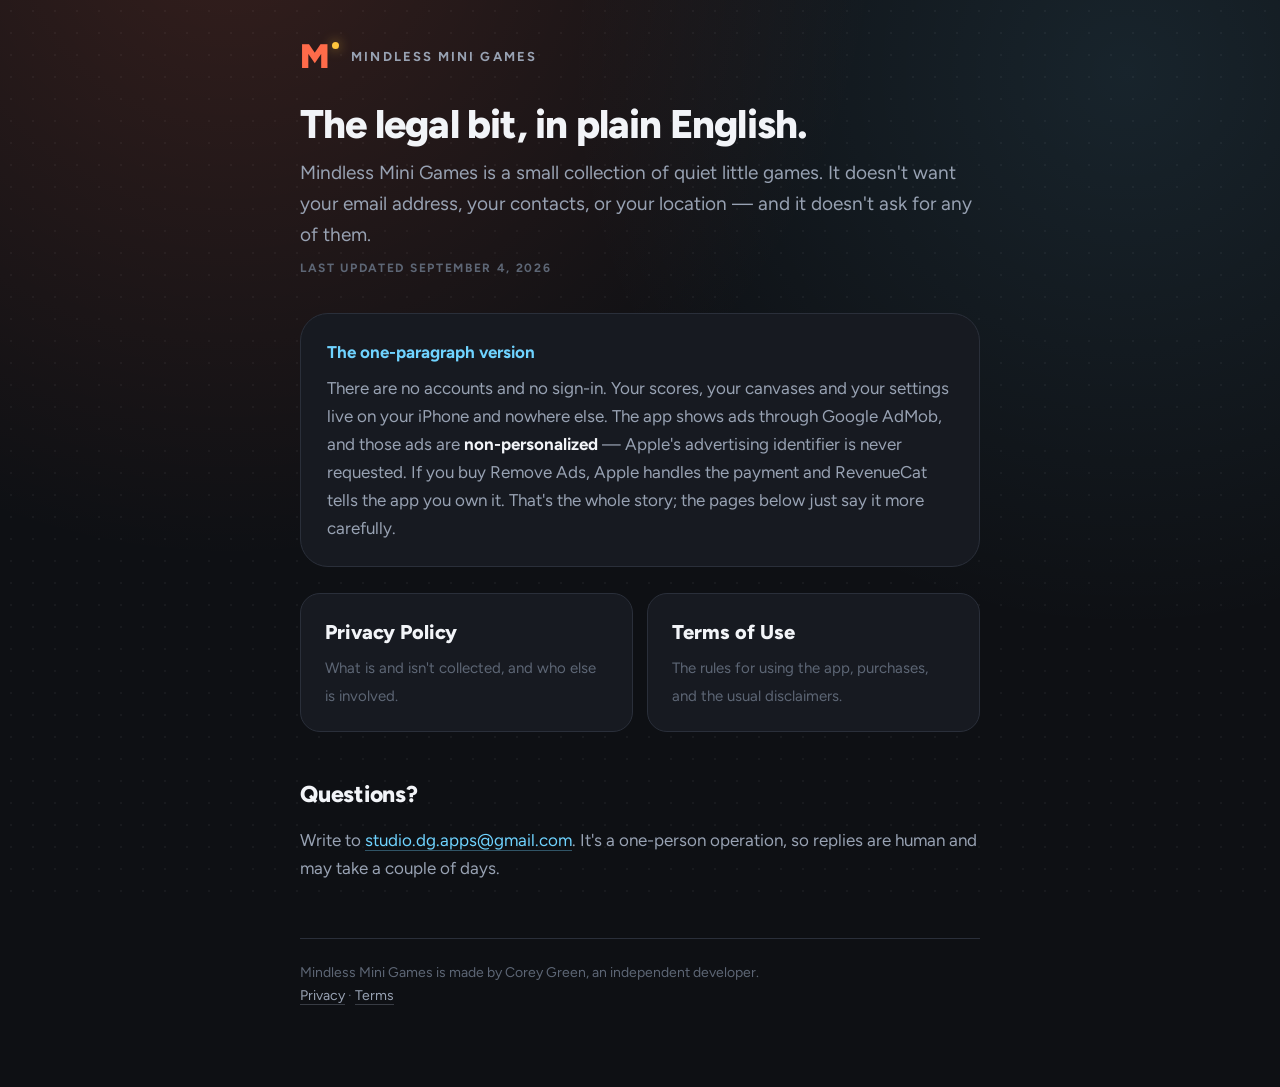
<file: index.html>
<!doctype html>
<html lang="en">
<head>
<meta charset="utf-8">
<meta name="viewport" content="width=device-width, initial-scale=1">
<title>Mindless Mini Games — Legal</title>
<meta name="description" content="Privacy Policy and Terms of Use for the Mindless Mini Games iOS app.">
<link rel="preconnect" href="https://fonts.googleapis.com">
<link rel="preconnect" href="https://fonts.gstatic.com" crossorigin>
<link href="https://fonts.googleapis.com/css2?family=Figtree:wght@400;600;700;800;900&display=swap" rel="stylesheet">
<link rel="stylesheet" href="style.css">
</head>
<body>
<div class="wrap">

  <header class="mast">
    <span class="mark">M</span>
    <span class="name">Mindless Mini Games</span>
  </header>

  <h1>The legal bit, in plain English.</h1>
  <p class="lede">Mindless Mini Games is a small collection of quiet little games. It doesn't want your email address, your contacts, or your location — and it doesn't ask for any of them.</p>
  <p class="stamp">Last updated September 4, 2026</p>

  <div class="card">
    <h3>The one-paragraph version</h3>
    <p>There are no accounts and no sign-in. Your scores, your canvases and your settings live on your iPhone and nowhere else. The app shows ads through Google AdMob, and those ads are <strong>non-personalized</strong> — Apple's advertising identifier is never requested. If you buy Remove Ads, Apple handles the payment and RevenueCat tells the app you own it. That's the whole story; the pages below just say it more carefully.</p>
  </div>

  <div class="tiles">
    <a class="tile" href="privacy.html">
      <span class="t">Privacy Policy</span>
      <span class="d">What is and isn't collected, and who else is involved.</span>
    </a>
    <a class="tile" href="terms.html">
      <span class="t">Terms of Use</span>
      <span class="d">The rules for using the app, purchases, and the usual disclaimers.</span>
    </a>
  </div>

  <h2>Questions?</h2>
  <p>Write to <a href="mailto:studio.dg.apps@gmail.com">studio.dg.apps@gmail.com</a>. It's a one-person operation, so replies are human and may take a couple of days.</p>

  <footer>
    Mindless Mini Games is made by Corey Green, an independent developer.<br>
    <a href="privacy.html">Privacy</a> · <a href="terms.html">Terms</a>
  </footer>

</div>
</body>
</html>
</file>
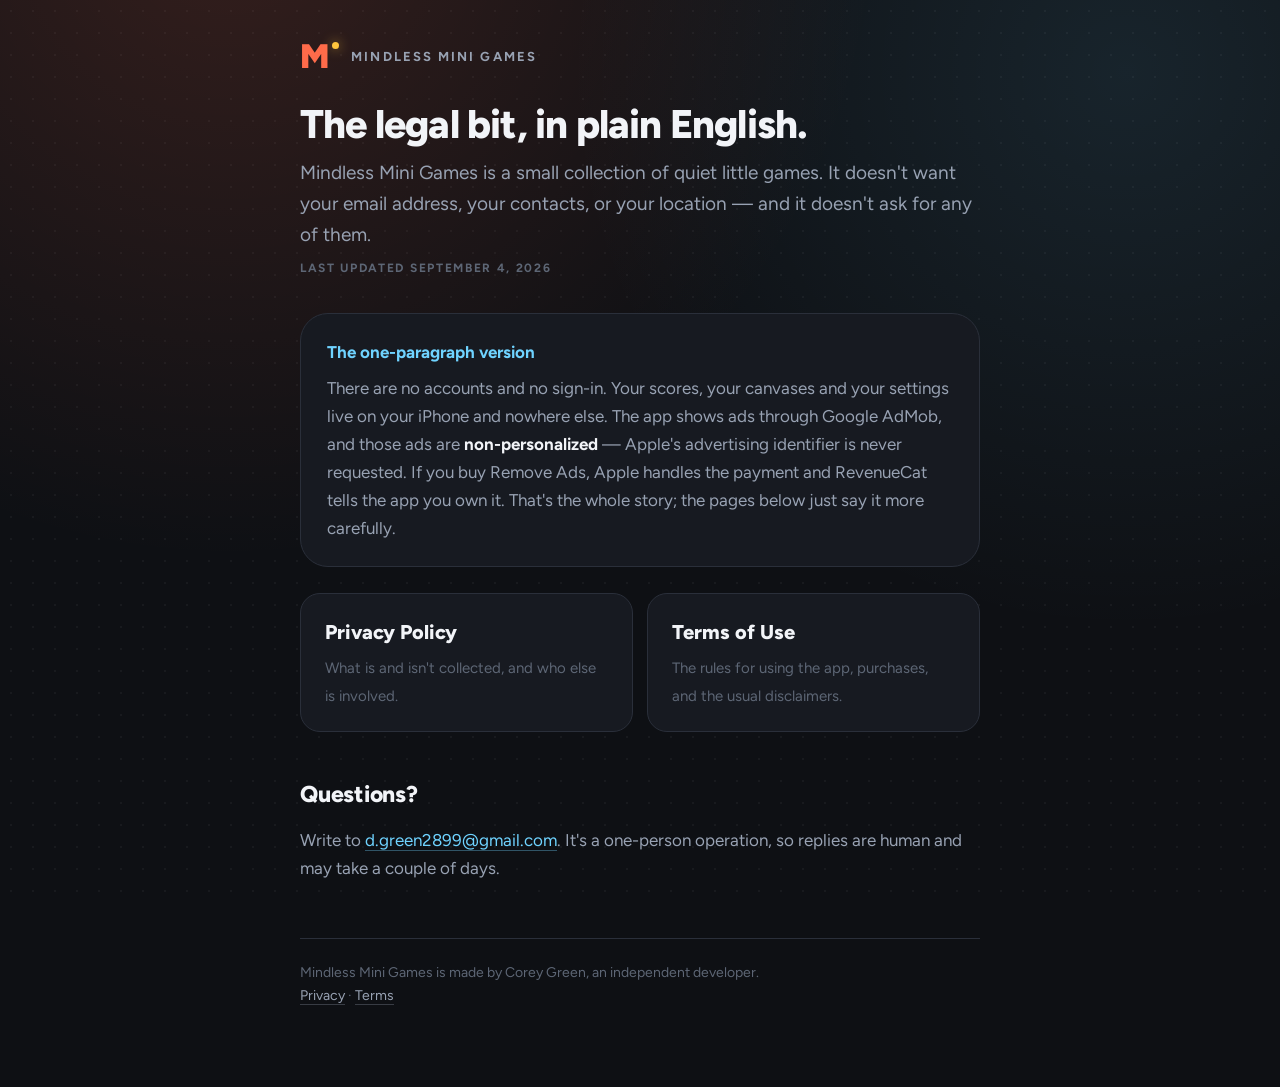
<file: index_3.html>
<!doctype html>
<html lang="en">
<head>
<meta charset="utf-8">
<meta name="viewport" content="width=device-width, initial-scale=1">
<title>Mindless Mini Games — Legal</title>
<meta name="description" content="Privacy Policy and Terms of Use for the Mindless Mini Games iOS app.">
<link rel="preconnect" href="https://fonts.googleapis.com">
<link rel="preconnect" href="https://fonts.gstatic.com" crossorigin>
<link href="https://fonts.googleapis.com/css2?family=Figtree:wght@400;600;700;800;900&display=swap" rel="stylesheet">
<link rel="stylesheet" href="style.css">
</head>
<body>
<div class="wrap">

  <header class="mast">
    <span class="mark">M</span>
    <span class="name">Mindless Mini Games</span>
  </header>

  <h1>The legal bit, in plain English.</h1>
  <p class="lede">Mindless Mini Games is a small collection of quiet little games. It doesn't want your email address, your contacts, or your location — and it doesn't ask for any of them.</p>
  <p class="stamp">Last updated September 4, 2026</p>

  <div class="card">
    <h3>The one-paragraph version</h3>
    <p>There are no accounts and no sign-in. Your scores, your canvases and your settings live on your iPhone and nowhere else. The app shows ads through Google AdMob, and those ads are <strong>non-personalized</strong> — Apple's advertising identifier is never requested. If you buy Remove Ads, Apple handles the payment and RevenueCat tells the app you own it. That's the whole story; the pages below just say it more carefully.</p>
  </div>

  <div class="tiles">
    <a class="tile" href="privacy.html">
      <span class="t">Privacy Policy</span>
      <span class="d">What is and isn't collected, and who else is involved.</span>
    </a>
    <a class="tile" href="terms.html">
      <span class="t">Terms of Use</span>
      <span class="d">The rules for using the app, purchases, and the usual disclaimers.</span>
    </a>
  </div>

  <h2>Questions?</h2>
  <p>Write to <a href="mailto:d.green2899@gmail.com">d.green2899@gmail.com</a>. It's a one-person operation, so replies are human and may take a couple of days.</p>

  <footer>
    Mindless Mini Games is made by Corey Green, an independent developer.<br>
    <a href="privacy.html">Privacy</a> · <a href="terms.html">Terms</a>
  </footer>

</div>
</body>
</html>
</file>
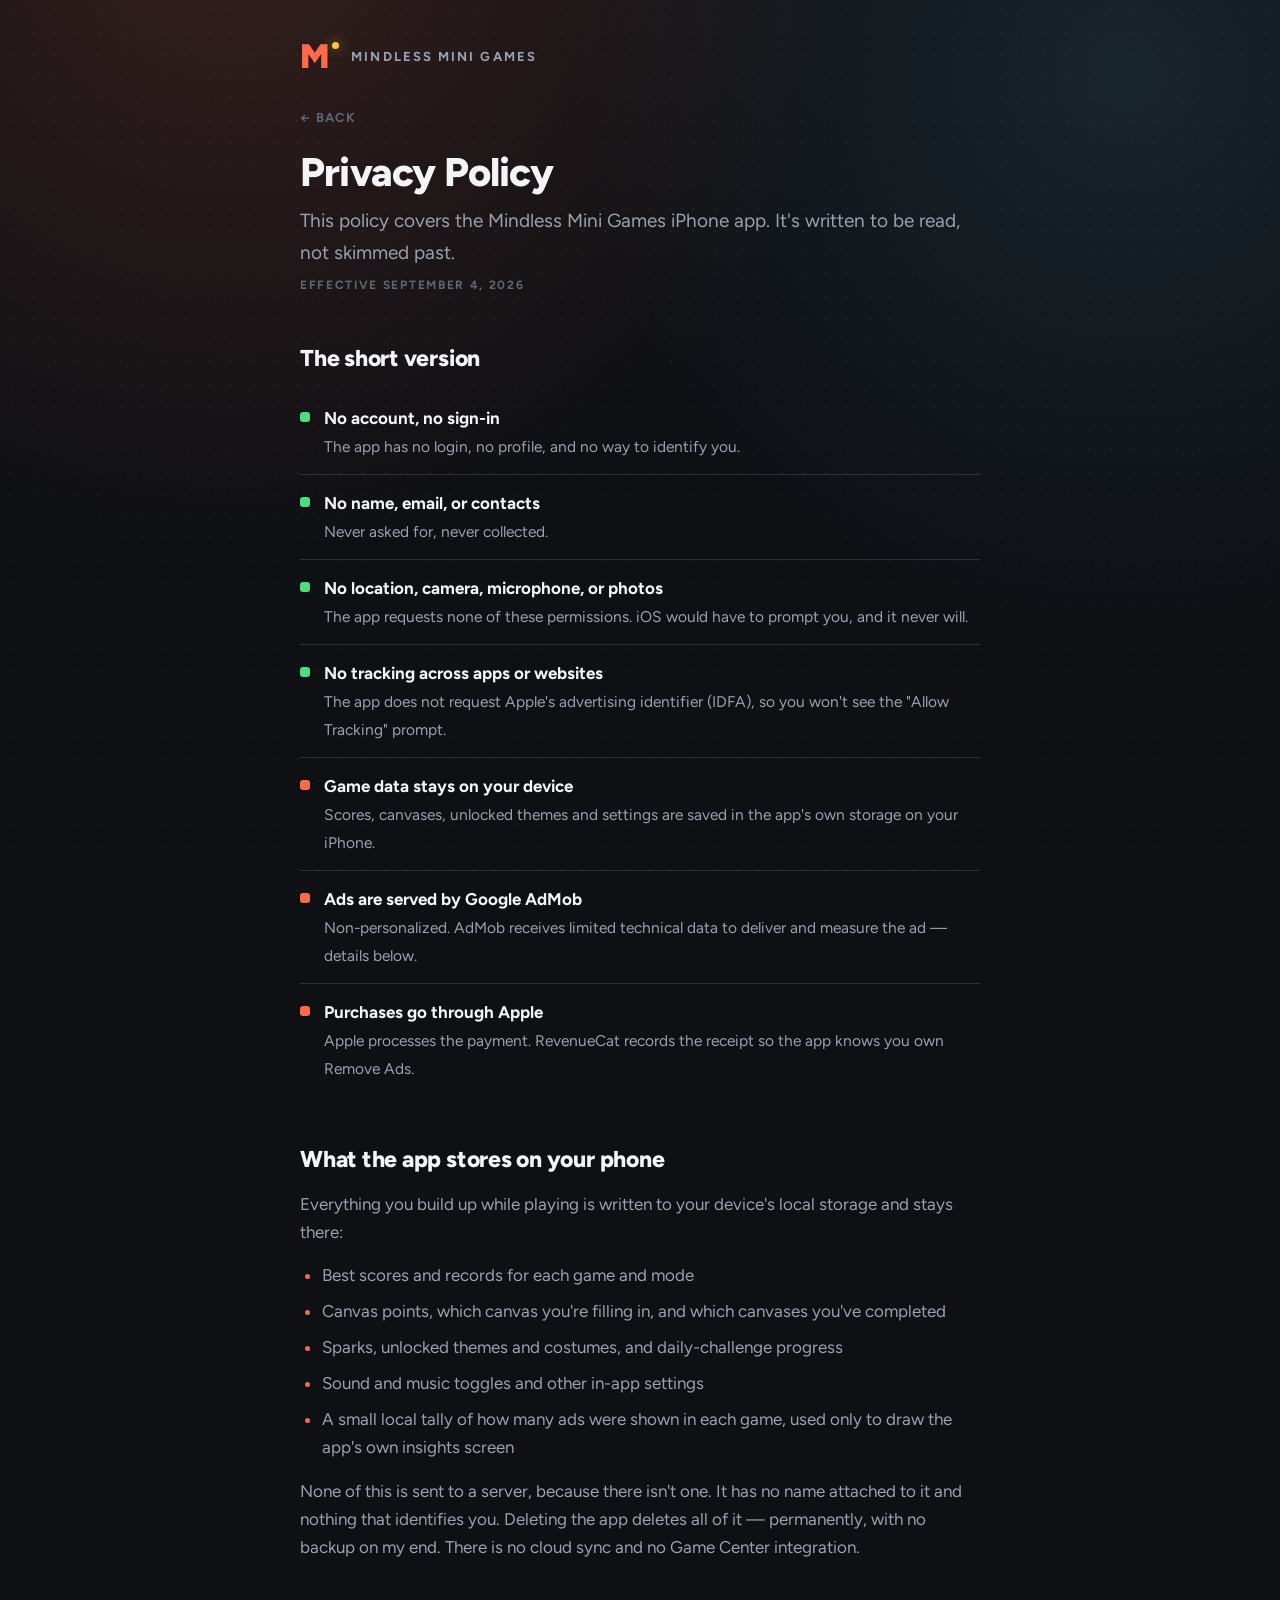
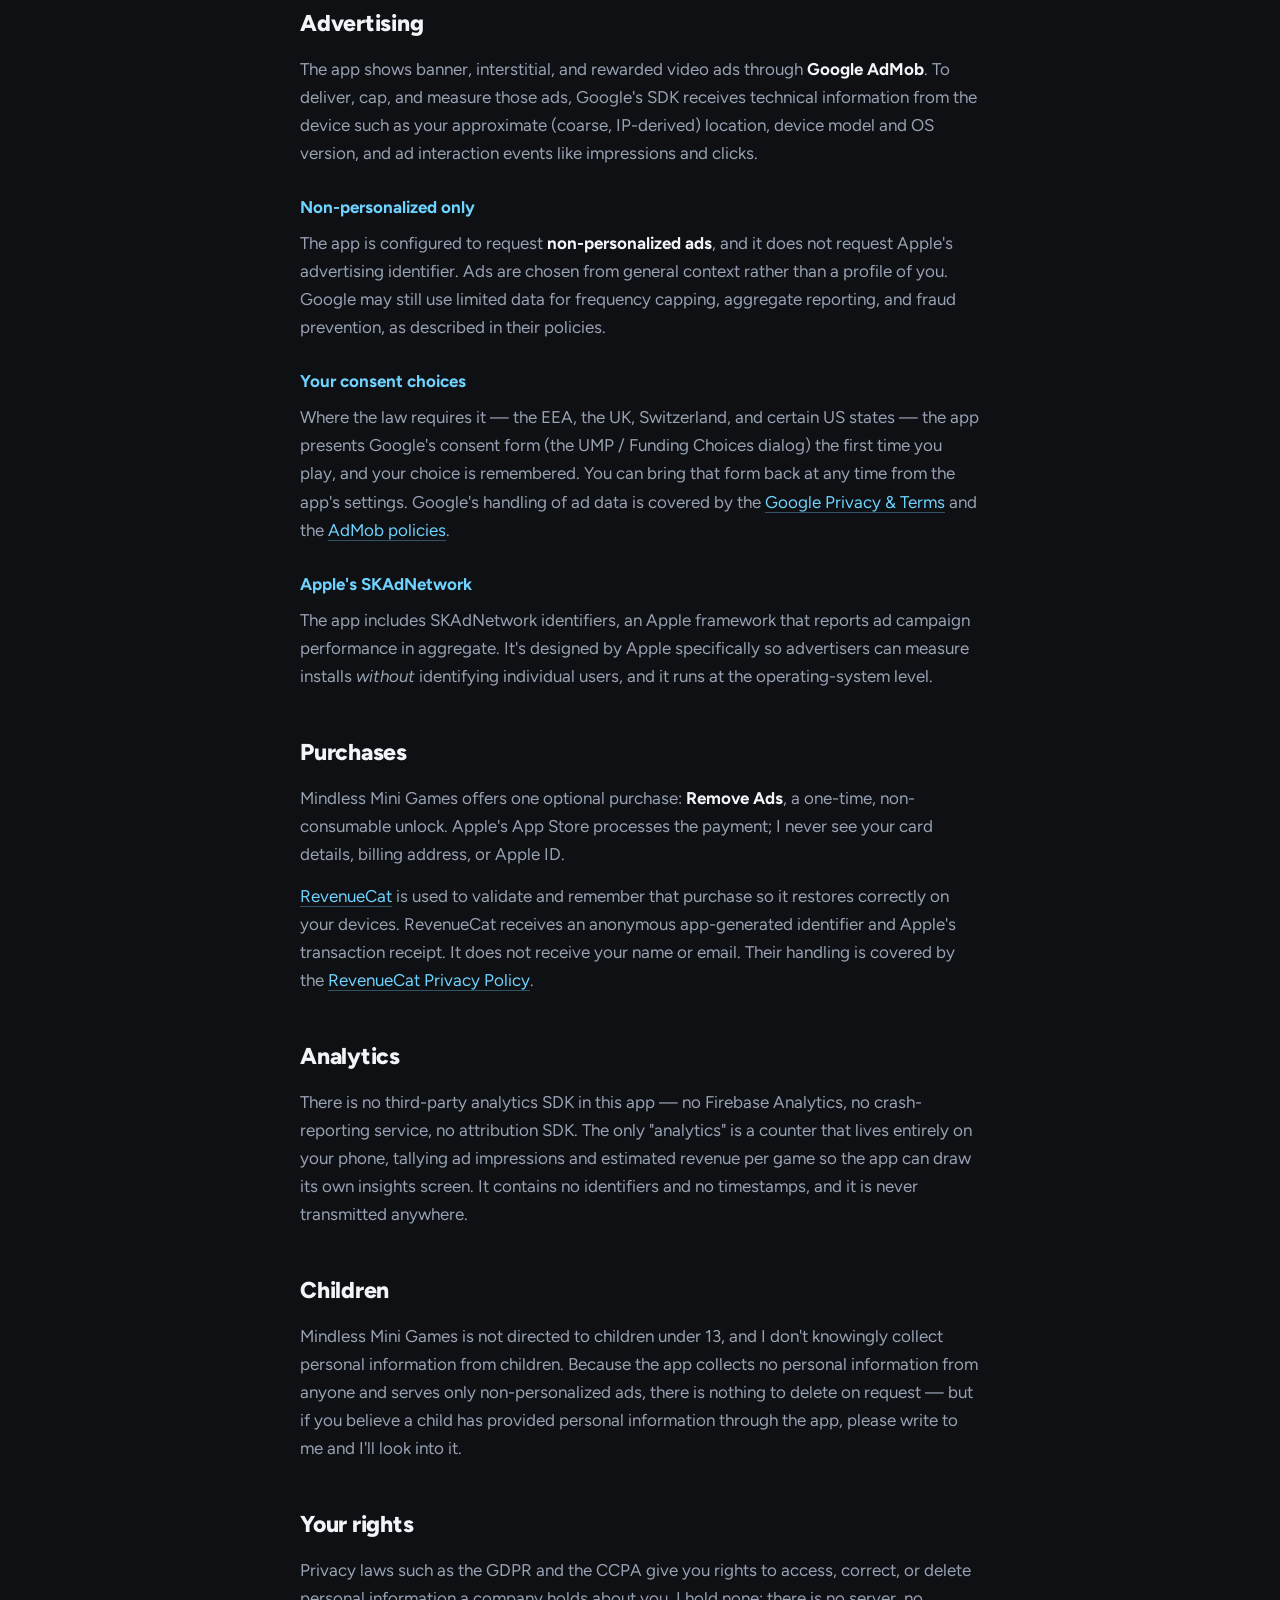
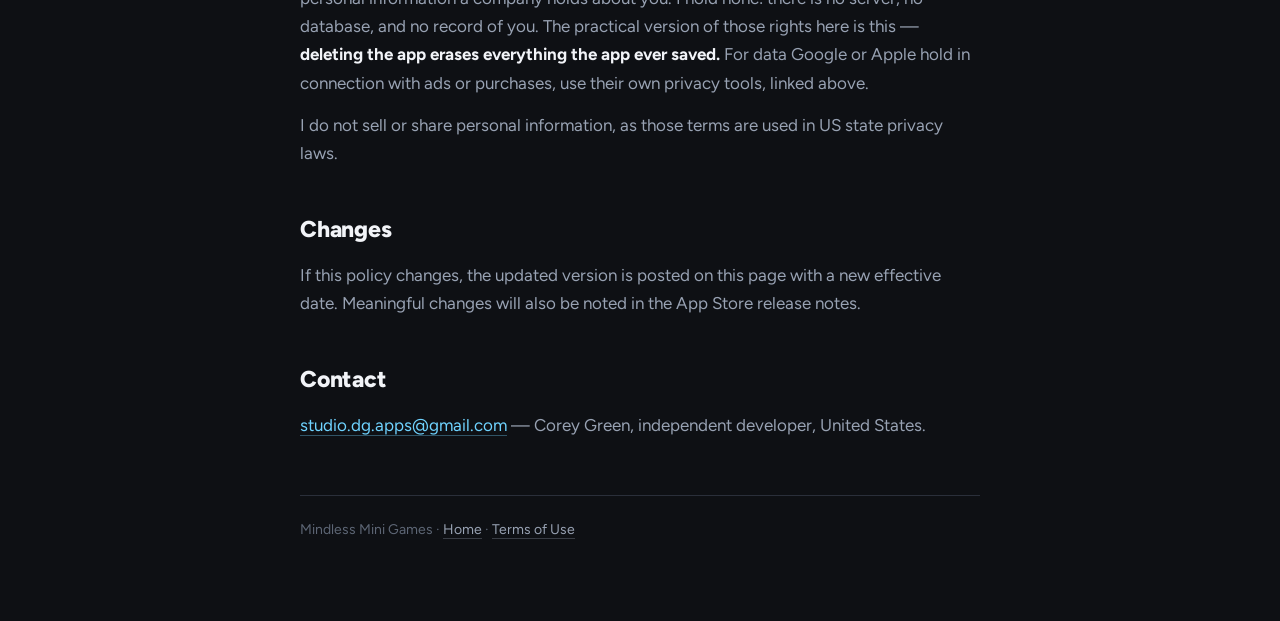
<file: privacy.html>
<!doctype html>
<html lang="en">
<head>
<meta charset="utf-8">
<meta name="viewport" content="width=device-width, initial-scale=1">
<title>Privacy Policy — Mindless Mini Games</title>
<meta name="description" content="Privacy Policy for the Mindless Mini Games iOS app.">
<link rel="preconnect" href="https://fonts.googleapis.com">
<link rel="preconnect" href="https://fonts.gstatic.com" crossorigin>
<link href="https://fonts.googleapis.com/css2?family=Figtree:wght@400;600;700;800;900&display=swap" rel="stylesheet">
<link rel="stylesheet" href="style.css">
</head>
<body>
<div class="wrap">

  <header class="mast">
    <span class="mark">M</span>
    <span class="name">Mindless Mini Games</span>
  </header>

  <a class="backlink" href="index.html">← Back</a>

  <h1>Privacy Policy</h1>
  <p class="lede">This policy covers the Mindless Mini Games iPhone app. It's written to be read, not skimmed past.</p>
  <p class="stamp">Effective September 4, 2026</p>

  <h2>The short version</h2>

  <div class="facts">
    <div class="fact"><span class="dot no"></span><span><span class="k">No account, no sign-in</span><span class="v">The app has no login, no profile, and no way to identify you.</span></span></div>
    <div class="fact"><span class="dot no"></span><span><span class="k">No name, email, or contacts</span><span class="v">Never asked for, never collected.</span></span></div>
    <div class="fact"><span class="dot no"></span><span><span class="k">No location, camera, microphone, or photos</span><span class="v">The app requests none of these permissions. iOS would have to prompt you, and it never will.</span></span></div>
    <div class="fact"><span class="dot no"></span><span><span class="k">No tracking across apps or websites</span><span class="v">The app does not request Apple's advertising identifier (IDFA), so you won't see the "Allow Tracking" prompt.</span></span></div>
    <div class="fact"><span class="dot yes"></span><span><span class="k">Game data stays on your device</span><span class="v">Scores, canvases, unlocked themes and settings are saved in the app's own storage on your iPhone.</span></span></div>
    <div class="fact"><span class="dot yes"></span><span><span class="k">Ads are served by Google AdMob</span><span class="v">Non-personalized. AdMob receives limited technical data to deliver and measure the ad — details below.</span></span></div>
    <div class="fact"><span class="dot yes"></span><span><span class="k">Purchases go through Apple</span><span class="v">Apple processes the payment. RevenueCat records the receipt so the app knows you own Remove Ads.</span></span></div>
  </div>

  <h2>What the app stores on your phone</h2>
  <p>Everything you build up while playing is written to your device's local storage and stays there:</p>
  <ul>
    <li>Best scores and records for each game and mode</li>
    <li>Canvas points, which canvas you're filling in, and which canvases you've completed</li>
    <li>Sparks, unlocked themes and costumes, and daily-challenge progress</li>
    <li>Sound and music toggles and other in-app settings</li>
    <li>A small local tally of how many ads were shown in each game, used only to draw the app's own insights screen</li>
  </ul>
  <p>None of this is sent to a server, because there isn't one. It has no name attached to it and nothing that identifies you. Deleting the app deletes all of it — permanently, with no backup on my end. There is no cloud sync and no Game Center integration.</p>

  <h2>Advertising</h2>
  <p>The app shows banner, interstitial, and rewarded video ads through <strong>Google AdMob</strong>. To deliver, cap, and measure those ads, Google's SDK receives technical information from the device such as your approximate (coarse, IP-derived) location, device model and OS version, and ad interaction events like impressions and clicks.</p>

  <h3>Non-personalized only</h3>
  <p>The app is configured to request <strong>non-personalized ads</strong>, and it does not request Apple's advertising identifier. Ads are chosen from general context rather than a profile of you. Google may still use limited data for frequency capping, aggregate reporting, and fraud prevention, as described in their policies.</p>

  <h3>Your consent choices</h3>
  <p>Where the law requires it — the EEA, the UK, Switzerland, and certain US states — the app presents Google's consent form (the UMP / Funding Choices dialog) the first time you play, and your choice is remembered. You can bring that form back at any time from the app's settings. Google's handling of ad data is covered by the <a href="https://policies.google.com/technologies/partner-sites" target="_blank" rel="noopener">Google Privacy &amp; Terms</a> and the <a href="https://support.google.com/admob/answer/6128543" target="_blank" rel="noopener">AdMob policies</a>.</p>

  <h3>Apple's SKAdNetwork</h3>
  <p>The app includes SKAdNetwork identifiers, an Apple framework that reports ad campaign performance in aggregate. It's designed by Apple specifically so advertisers can measure installs <em>without</em> identifying individual users, and it runs at the operating-system level.</p>

  <h2>Purchases</h2>
  <p>Mindless Mini Games offers one optional purchase: <strong>Remove Ads</strong>, a one-time, non-consumable unlock. Apple's App Store processes the payment; I never see your card details, billing address, or Apple ID.</p>
  <p><a href="https://www.revenuecat.com/" target="_blank" rel="noopener">RevenueCat</a> is used to validate and remember that purchase so it restores correctly on your devices. RevenueCat receives an anonymous app-generated identifier and Apple's transaction receipt. It does not receive your name or email. Their handling is covered by the <a href="https://www.revenuecat.com/privacy/" target="_blank" rel="noopener">RevenueCat Privacy Policy</a>.</p>

  <h2>Analytics</h2>
  <p>There is no third-party analytics SDK in this app — no Firebase Analytics, no crash-reporting service, no attribution SDK. The only "analytics" is a counter that lives entirely on your phone, tallying ad impressions and estimated revenue per game so the app can draw its own insights screen. It contains no identifiers and no timestamps, and it is never transmitted anywhere.</p>

  <h2>Children</h2>
  <p>Mindless Mini Games is not directed to children under 13, and I don't knowingly collect personal information from children. Because the app collects no personal information from anyone and serves only non-personalized ads, there is nothing to delete on request — but if you believe a child has provided personal information through the app, please write to me and I'll look into it.</p>

  <h2>Your rights</h2>
  <p>Privacy laws such as the GDPR and the CCPA give you rights to access, correct, or delete personal information a company holds about you. I hold none: there is no server, no database, and no record of you. The practical version of those rights here is this — <strong>deleting the app erases everything the app ever saved.</strong> For data Google or Apple hold in connection with ads or purchases, use their own privacy tools, linked above.</p>
  <p>I do not sell or share personal information, as those terms are used in US state privacy laws.</p>

  <h2>Changes</h2>
  <p>If this policy changes, the updated version is posted on this page with a new effective date. Meaningful changes will also be noted in the App Store release notes.</p>

  <h2>Contact</h2>
  <p><a href="mailto:studio.dg.apps@gmail.com">studio.dg.apps@gmail.com</a> — Corey Green, independent developer, United States.</p>

  <footer>
    Mindless Mini Games · <a href="index.html">Home</a> · <a href="terms.html">Terms of Use</a>
  </footer>

</div>
</body>
</html>
</file>
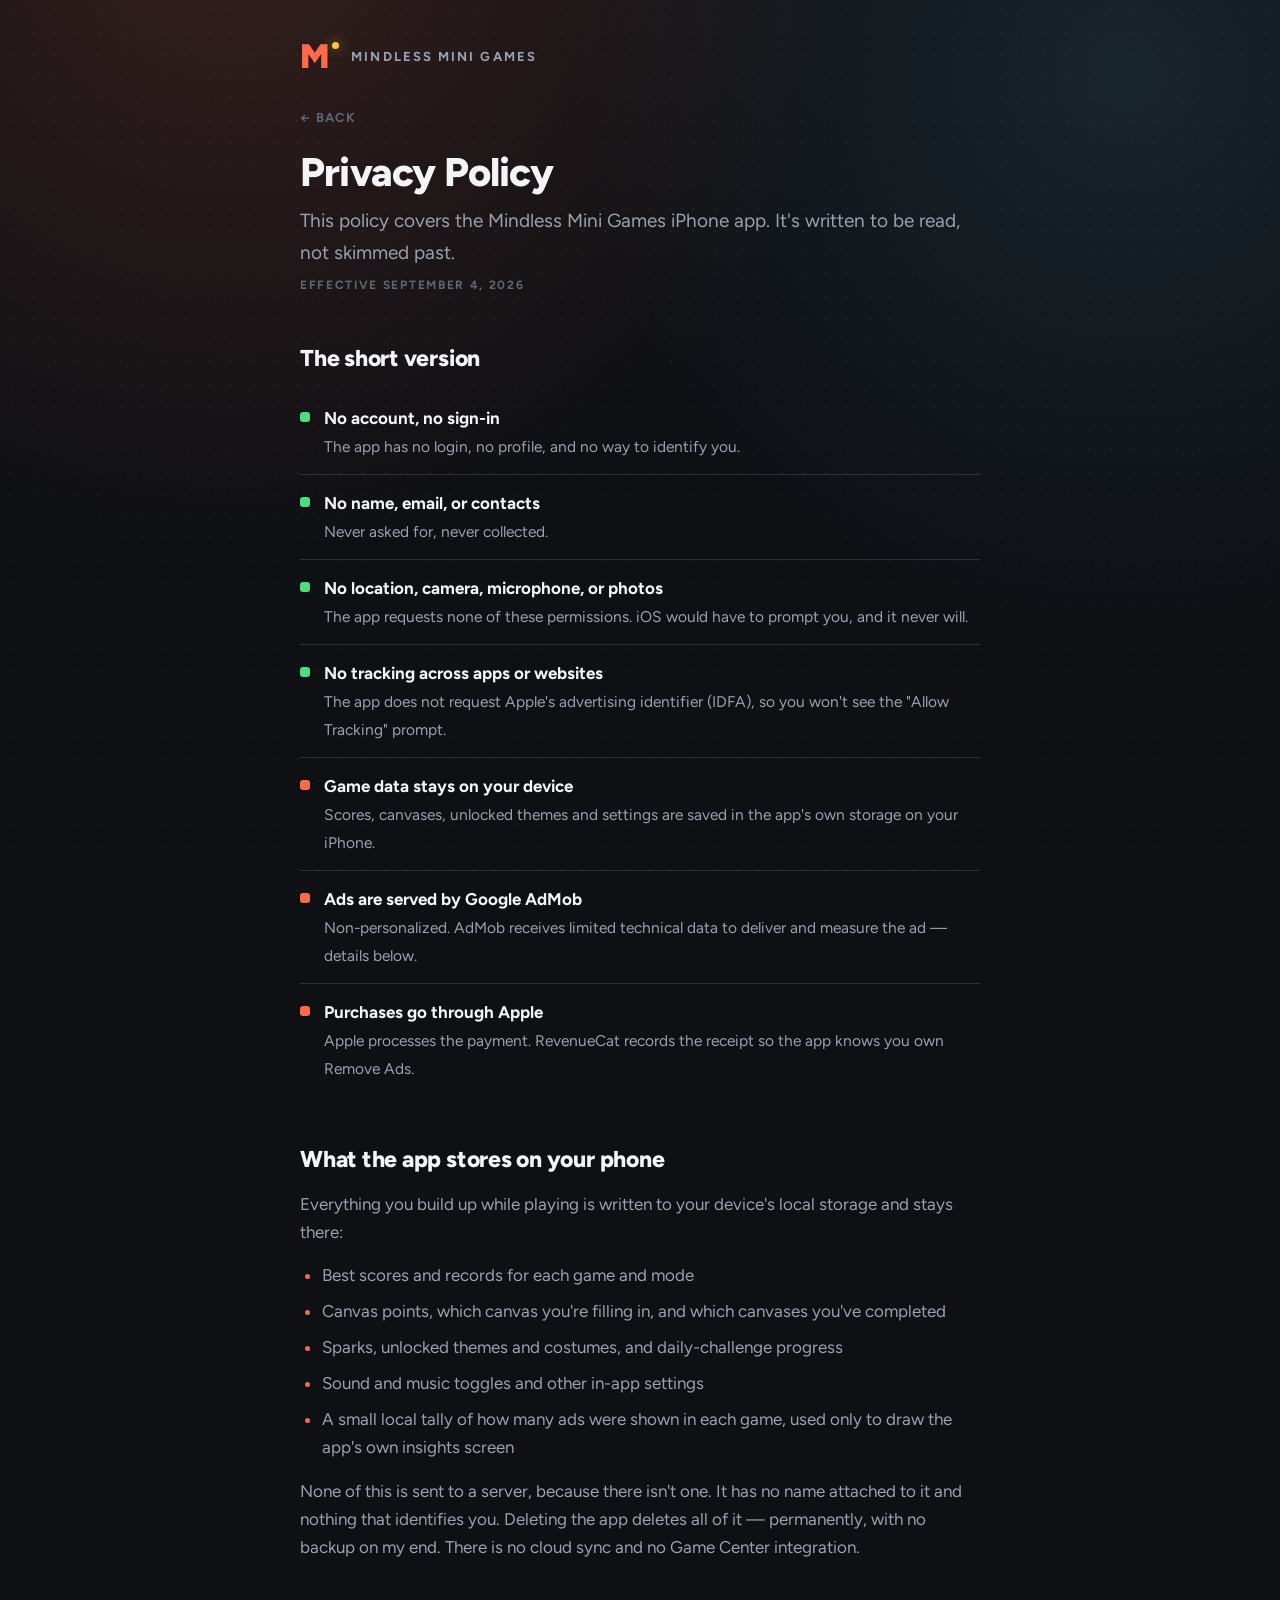
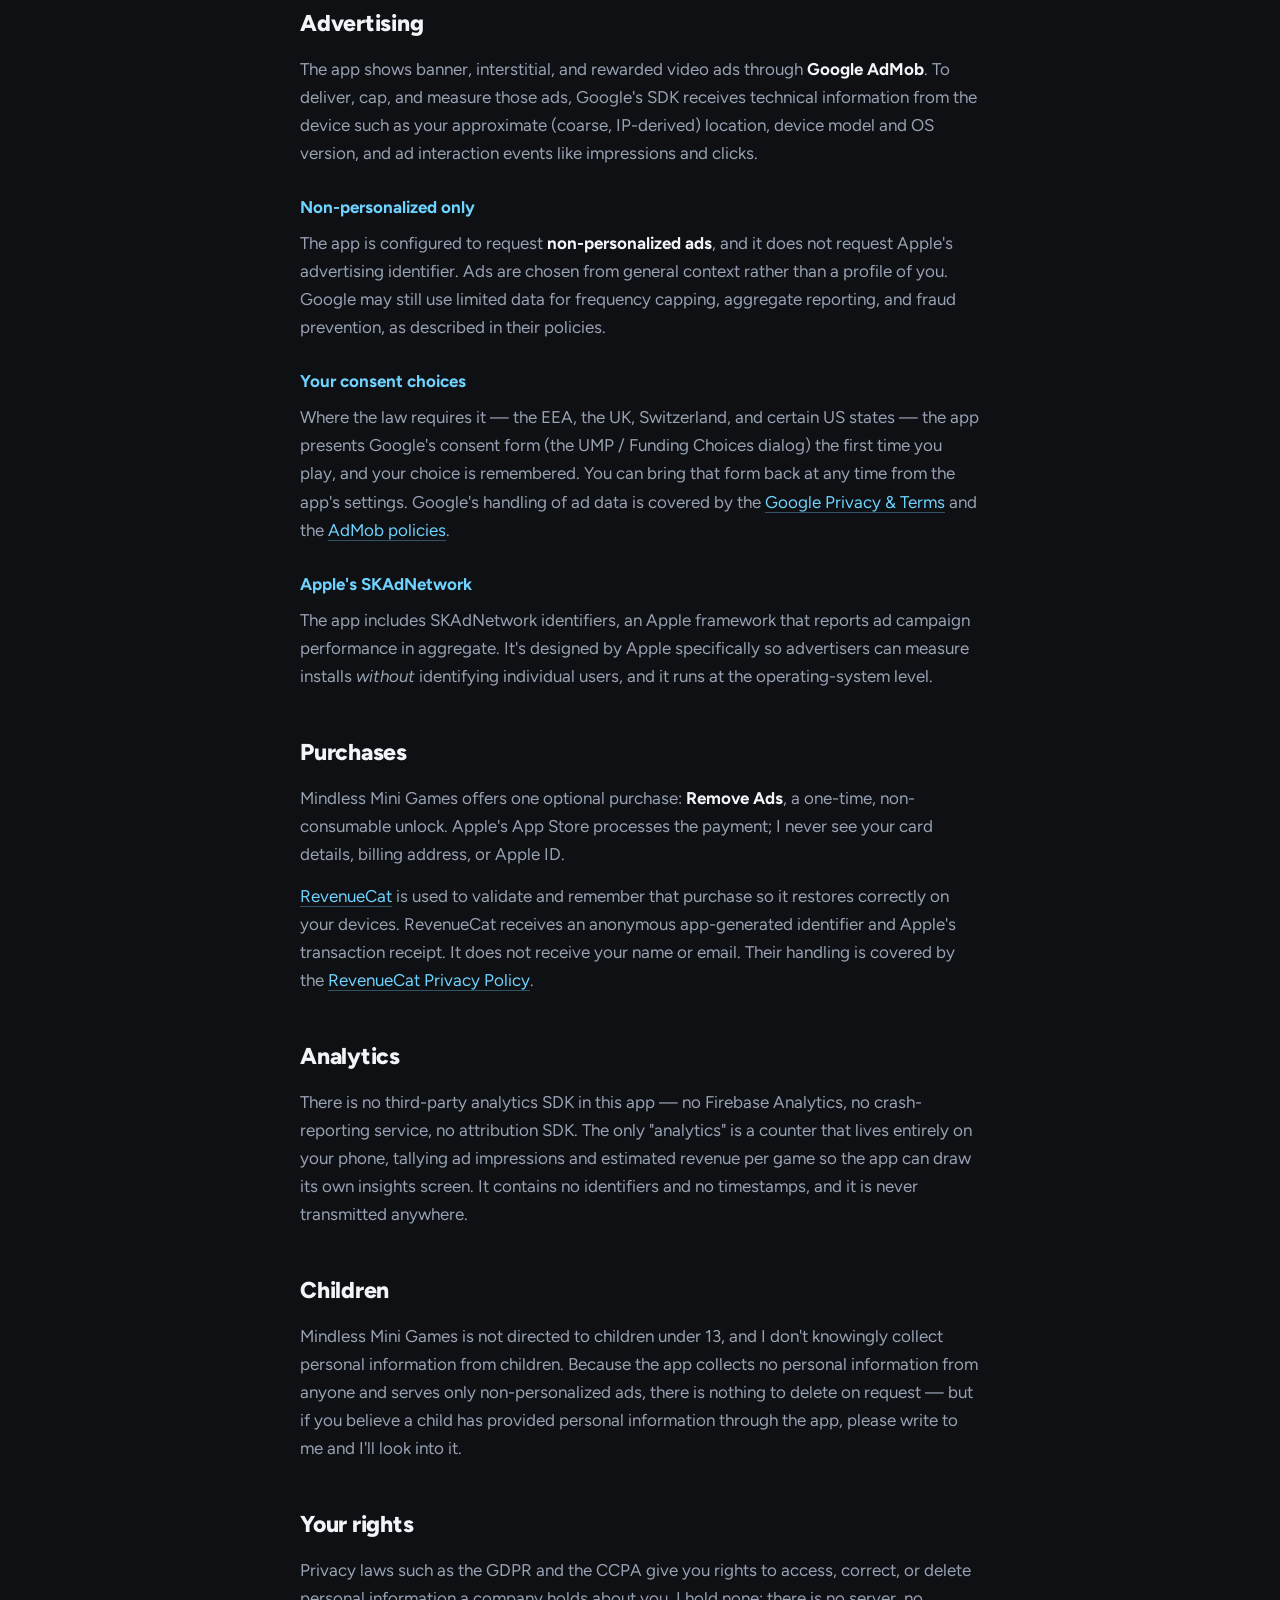
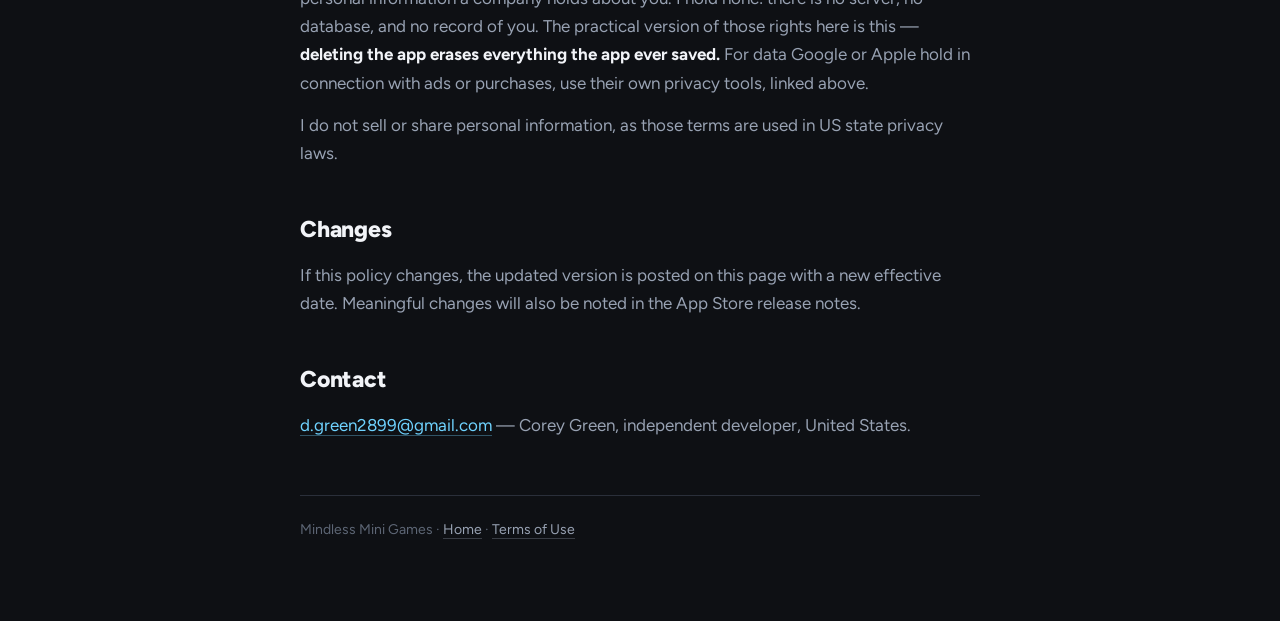
<file: privacy_2.html>
<!doctype html>
<html lang="en">
<head>
<meta charset="utf-8">
<meta name="viewport" content="width=device-width, initial-scale=1">
<title>Privacy Policy — Mindless Mini Games</title>
<meta name="description" content="Privacy Policy for the Mindless Mini Games iOS app.">
<link rel="preconnect" href="https://fonts.googleapis.com">
<link rel="preconnect" href="https://fonts.gstatic.com" crossorigin>
<link href="https://fonts.googleapis.com/css2?family=Figtree:wght@400;600;700;800;900&display=swap" rel="stylesheet">
<link rel="stylesheet" href="style.css">
</head>
<body>
<div class="wrap">

  <header class="mast">
    <span class="mark">M</span>
    <span class="name">Mindless Mini Games</span>
  </header>

  <a class="backlink" href="index.html">← Back</a>

  <h1>Privacy Policy</h1>
  <p class="lede">This policy covers the Mindless Mini Games iPhone app. It's written to be read, not skimmed past.</p>
  <p class="stamp">Effective September 4, 2026</p>

  <h2>The short version</h2>

  <div class="facts">
    <div class="fact"><span class="dot no"></span><span><span class="k">No account, no sign-in</span><span class="v">The app has no login, no profile, and no way to identify you.</span></span></div>
    <div class="fact"><span class="dot no"></span><span><span class="k">No name, email, or contacts</span><span class="v">Never asked for, never collected.</span></span></div>
    <div class="fact"><span class="dot no"></span><span><span class="k">No location, camera, microphone, or photos</span><span class="v">The app requests none of these permissions. iOS would have to prompt you, and it never will.</span></span></div>
    <div class="fact"><span class="dot no"></span><span><span class="k">No tracking across apps or websites</span><span class="v">The app does not request Apple's advertising identifier (IDFA), so you won't see the "Allow Tracking" prompt.</span></span></div>
    <div class="fact"><span class="dot yes"></span><span><span class="k">Game data stays on your device</span><span class="v">Scores, canvases, unlocked themes and settings are saved in the app's own storage on your iPhone.</span></span></div>
    <div class="fact"><span class="dot yes"></span><span><span class="k">Ads are served by Google AdMob</span><span class="v">Non-personalized. AdMob receives limited technical data to deliver and measure the ad — details below.</span></span></div>
    <div class="fact"><span class="dot yes"></span><span><span class="k">Purchases go through Apple</span><span class="v">Apple processes the payment. RevenueCat records the receipt so the app knows you own Remove Ads.</span></span></div>
  </div>

  <h2>What the app stores on your phone</h2>
  <p>Everything you build up while playing is written to your device's local storage and stays there:</p>
  <ul>
    <li>Best scores and records for each game and mode</li>
    <li>Canvas points, which canvas you're filling in, and which canvases you've completed</li>
    <li>Sparks, unlocked themes and costumes, and daily-challenge progress</li>
    <li>Sound and music toggles and other in-app settings</li>
    <li>A small local tally of how many ads were shown in each game, used only to draw the app's own insights screen</li>
  </ul>
  <p>None of this is sent to a server, because there isn't one. It has no name attached to it and nothing that identifies you. Deleting the app deletes all of it — permanently, with no backup on my end. There is no cloud sync and no Game Center integration.</p>

  <h2>Advertising</h2>
  <p>The app shows banner, interstitial, and rewarded video ads through <strong>Google AdMob</strong>. To deliver, cap, and measure those ads, Google's SDK receives technical information from the device such as your approximate (coarse, IP-derived) location, device model and OS version, and ad interaction events like impressions and clicks.</p>

  <h3>Non-personalized only</h3>
  <p>The app is configured to request <strong>non-personalized ads</strong>, and it does not request Apple's advertising identifier. Ads are chosen from general context rather than a profile of you. Google may still use limited data for frequency capping, aggregate reporting, and fraud prevention, as described in their policies.</p>

  <h3>Your consent choices</h3>
  <p>Where the law requires it — the EEA, the UK, Switzerland, and certain US states — the app presents Google's consent form (the UMP / Funding Choices dialog) the first time you play, and your choice is remembered. You can bring that form back at any time from the app's settings. Google's handling of ad data is covered by the <a href="https://policies.google.com/technologies/partner-sites" target="_blank" rel="noopener">Google Privacy &amp; Terms</a> and the <a href="https://support.google.com/admob/answer/6128543" target="_blank" rel="noopener">AdMob policies</a>.</p>

  <h3>Apple's SKAdNetwork</h3>
  <p>The app includes SKAdNetwork identifiers, an Apple framework that reports ad campaign performance in aggregate. It's designed by Apple specifically so advertisers can measure installs <em>without</em> identifying individual users, and it runs at the operating-system level.</p>

  <h2>Purchases</h2>
  <p>Mindless Mini Games offers one optional purchase: <strong>Remove Ads</strong>, a one-time, non-consumable unlock. Apple's App Store processes the payment; I never see your card details, billing address, or Apple ID.</p>
  <p><a href="https://www.revenuecat.com/" target="_blank" rel="noopener">RevenueCat</a> is used to validate and remember that purchase so it restores correctly on your devices. RevenueCat receives an anonymous app-generated identifier and Apple's transaction receipt. It does not receive your name or email. Their handling is covered by the <a href="https://www.revenuecat.com/privacy/" target="_blank" rel="noopener">RevenueCat Privacy Policy</a>.</p>

  <h2>Analytics</h2>
  <p>There is no third-party analytics SDK in this app — no Firebase Analytics, no crash-reporting service, no attribution SDK. The only "analytics" is a counter that lives entirely on your phone, tallying ad impressions and estimated revenue per game so the app can draw its own insights screen. It contains no identifiers and no timestamps, and it is never transmitted anywhere.</p>

  <h2>Children</h2>
  <p>Mindless Mini Games is not directed to children under 13, and I don't knowingly collect personal information from children. Because the app collects no personal information from anyone and serves only non-personalized ads, there is nothing to delete on request — but if you believe a child has provided personal information through the app, please write to me and I'll look into it.</p>

  <h2>Your rights</h2>
  <p>Privacy laws such as the GDPR and the CCPA give you rights to access, correct, or delete personal information a company holds about you. I hold none: there is no server, no database, and no record of you. The practical version of those rights here is this — <strong>deleting the app erases everything the app ever saved.</strong> For data Google or Apple hold in connection with ads or purchases, use their own privacy tools, linked above.</p>
  <p>I do not sell or share personal information, as those terms are used in US state privacy laws.</p>

  <h2>Changes</h2>
  <p>If this policy changes, the updated version is posted on this page with a new effective date. Meaningful changes will also be noted in the App Store release notes.</p>

  <h2>Contact</h2>
  <p><a href="mailto:d.green2899@gmail.com">d.green2899@gmail.com</a> — Corey Green, independent developer, United States.</p>

  <footer>
    Mindless Mini Games · <a href="index.html">Home</a> · <a href="terms.html">Terms of Use</a>
  </footer>

</div>
</body>
</html>
</file>
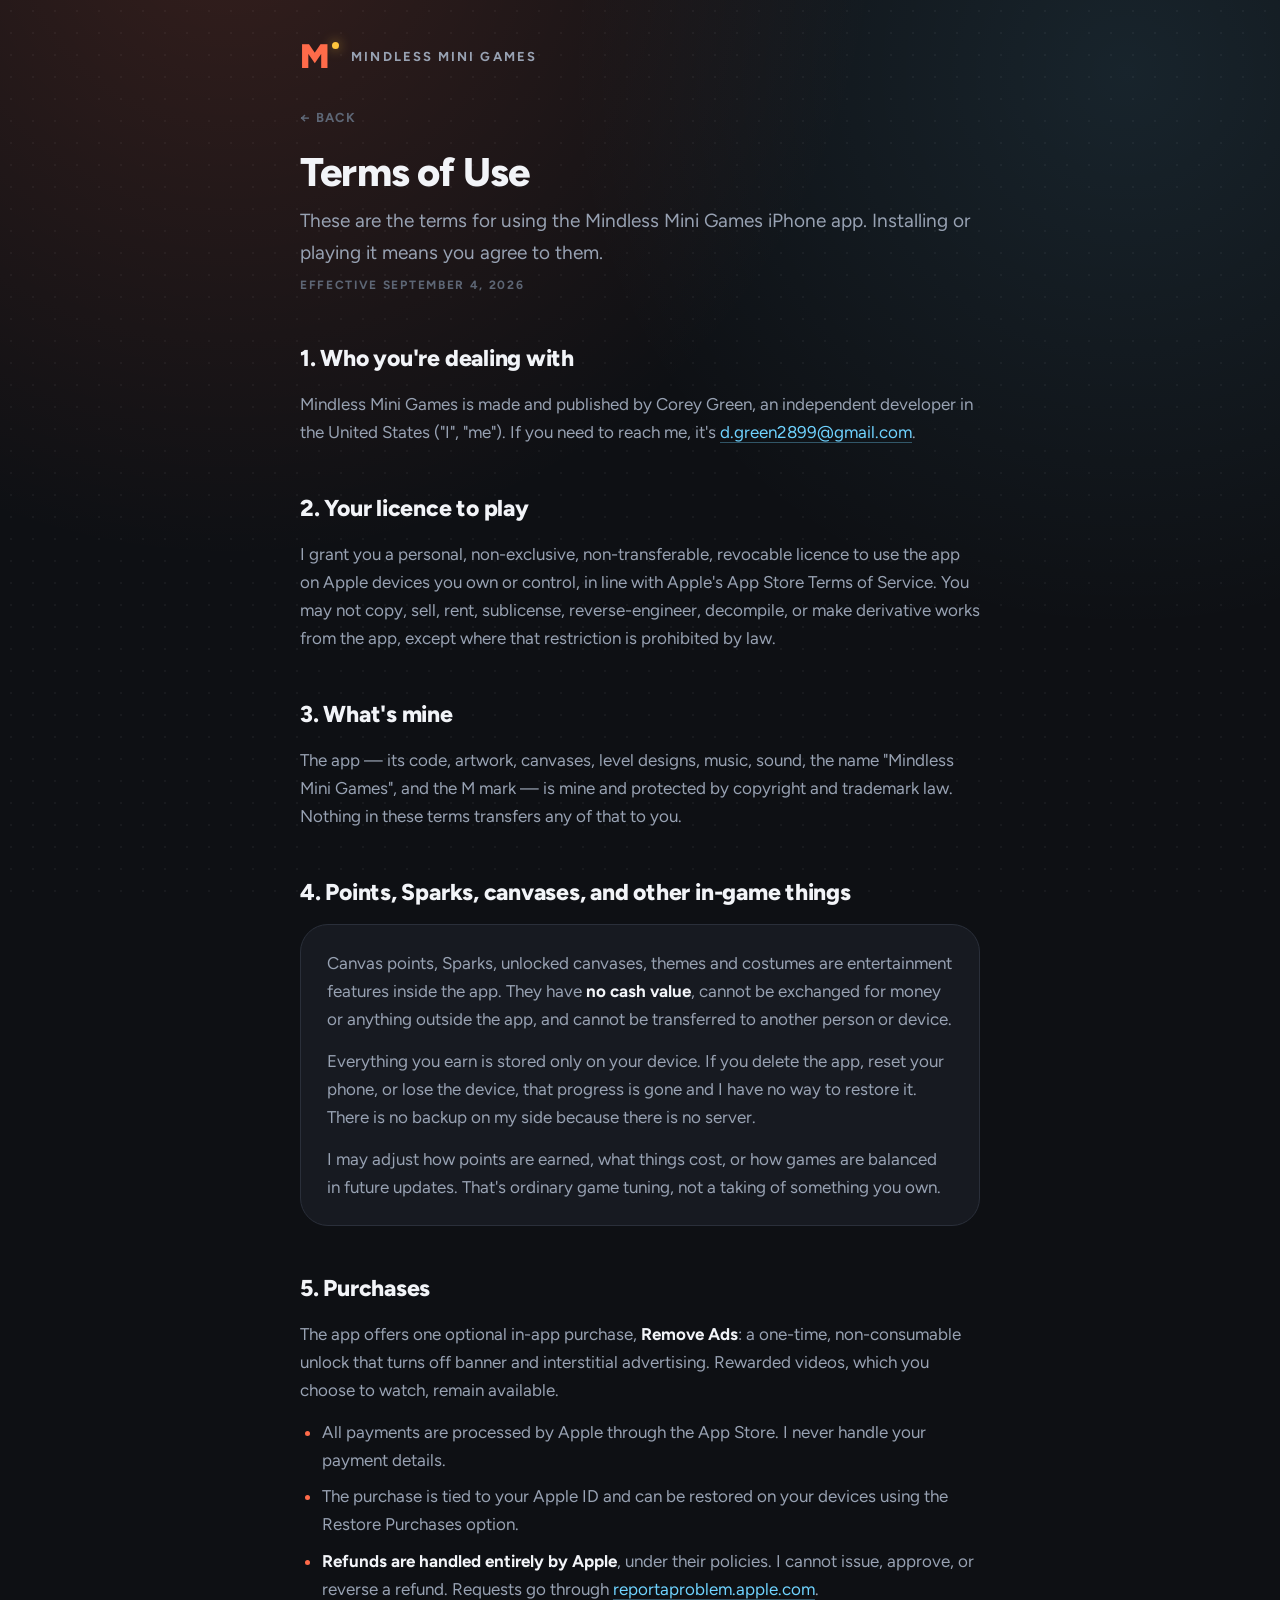
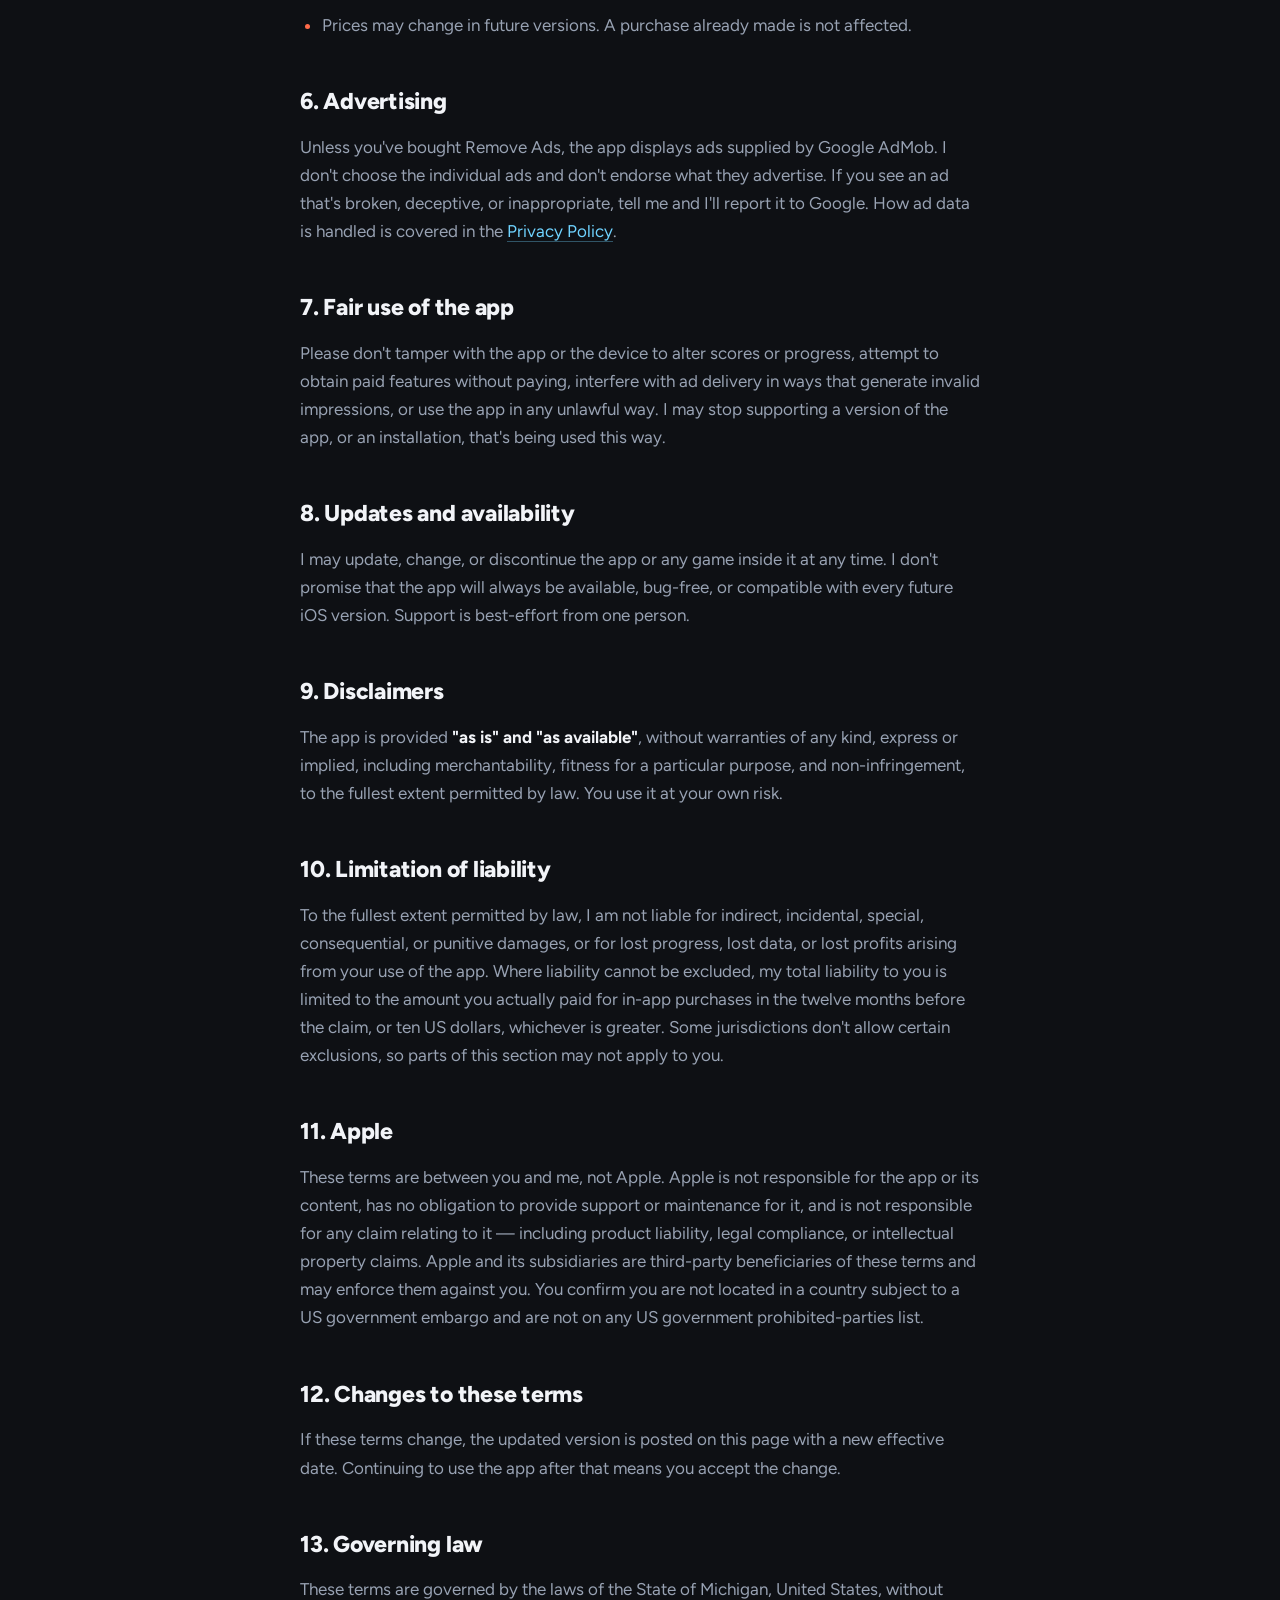
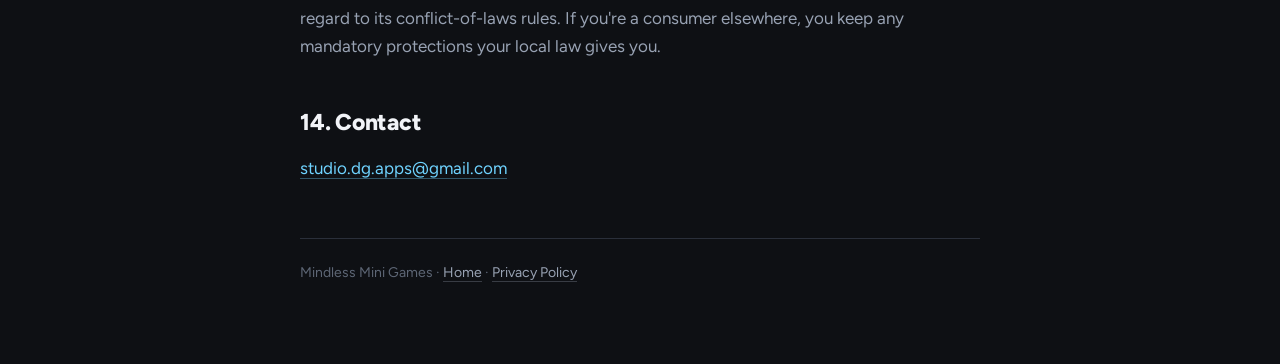
<file: terms.html>
<!doctype html>
<html lang="en">
<head>
<meta charset="utf-8">
<meta name="viewport" content="width=device-width, initial-scale=1">
<title>Terms of Use — Mindless Mini Games</title>
<meta name="description" content="Terms of Use for the Mindless Mini Games iOS app.">
<link rel="preconnect" href="https://fonts.googleapis.com">
<link rel="preconnect" href="https://fonts.gstatic.com" crossorigin>
<link href="https://fonts.googleapis.com/css2?family=Figtree:wght@400;600;700;800;900&display=swap" rel="stylesheet">
<link rel="stylesheet" href="style.css">
</head>
<body>
<div class="wrap">

  <header class="mast">
    <span class="mark">M</span>
    <span class="name">Mindless Mini Games</span>
  </header>

  <a class="backlink" href="index.html">← Back</a>

  <h1>Terms of Use</h1>
  <p class="lede">These are the terms for using the Mindless Mini Games iPhone app. Installing or playing it means you agree to them.</p>
  <p class="stamp">Effective September 4, 2026</p>

  <h2>1. Who you're dealing with</h2>
  <p>Mindless Mini Games is made and published by Corey Green, an independent developer in the United States ("I", "me"). If you need to reach me, it's <a href="mailto:d.green2899@gmail.com">d.green2899@gmail.com</a>.</p>

  <h2>2. Your licence to play</h2>
  <p>I grant you a personal, non-exclusive, non-transferable, revocable licence to use the app on Apple devices you own or control, in line with Apple's App Store Terms of Service. You may not copy, sell, rent, sublicense, reverse-engineer, decompile, or make derivative works from the app, except where that restriction is prohibited by law.</p>

  <h2>3. What's mine</h2>
  <p>The app — its code, artwork, canvases, level designs, music, sound, the name "Mindless Mini Games", and the M mark — is mine and protected by copyright and trademark law. Nothing in these terms transfers any of that to you.</p>

  <h2>4. Points, Sparks, canvases, and other in-game things</h2>
  <div class="card">
    <p>Canvas points, Sparks, unlocked canvases, themes and costumes are entertainment features inside the app. They have <strong>no cash value</strong>, cannot be exchanged for money or anything outside the app, and cannot be transferred to another person or device.</p>
    <p>Everything you earn is stored only on your device. If you delete the app, reset your phone, or lose the device, that progress is gone and I have no way to restore it. There is no backup on my side because there is no server.</p>
    <p>I may adjust how points are earned, what things cost, or how games are balanced in future updates. That's ordinary game tuning, not a taking of something you own.</p>
  </div>

  <h2>5. Purchases</h2>
  <p>The app offers one optional in-app purchase, <strong>Remove Ads</strong>: a one-time, non-consumable unlock that turns off banner and interstitial advertising. Rewarded videos, which you choose to watch, remain available.</p>
  <ul>
    <li>All payments are processed by Apple through the App Store. I never handle your payment details.</li>
    <li>The purchase is tied to your Apple ID and can be restored on your devices using the Restore Purchases option.</li>
    <li><strong>Refunds are handled entirely by Apple</strong>, under their policies. I cannot issue, approve, or reverse a refund. Requests go through <a href="https://reportaproblem.apple.com" target="_blank" rel="noopener">reportaproblem.apple.com</a>.</li>
    <li>Prices may change in future versions. A purchase already made is not affected.</li>
  </ul>

  <h2>6. Advertising</h2>
  <p>Unless you've bought Remove Ads, the app displays ads supplied by Google AdMob. I don't choose the individual ads and don't endorse what they advertise. If you see an ad that's broken, deceptive, or inappropriate, tell me and I'll report it to Google. How ad data is handled is covered in the <a href="privacy.html">Privacy Policy</a>.</p>

  <h2>7. Fair use of the app</h2>
  <p>Please don't tamper with the app or the device to alter scores or progress, attempt to obtain paid features without paying, interfere with ad delivery in ways that generate invalid impressions, or use the app in any unlawful way. I may stop supporting a version of the app, or an installation, that's being used this way.</p>

  <h2>8. Updates and availability</h2>
  <p>I may update, change, or discontinue the app or any game inside it at any time. I don't promise that the app will always be available, bug-free, or compatible with every future iOS version. Support is best-effort from one person.</p>

  <h2>9. Disclaimers</h2>
  <p>The app is provided <strong>"as is" and "as available"</strong>, without warranties of any kind, express or implied, including merchantability, fitness for a particular purpose, and non-infringement, to the fullest extent permitted by law. You use it at your own risk.</p>

  <h2>10. Limitation of liability</h2>
  <p>To the fullest extent permitted by law, I am not liable for indirect, incidental, special, consequential, or punitive damages, or for lost progress, lost data, or lost profits arising from your use of the app. Where liability cannot be excluded, my total liability to you is limited to the amount you actually paid for in-app purchases in the twelve months before the claim, or ten US dollars, whichever is greater. Some jurisdictions don't allow certain exclusions, so parts of this section may not apply to you.</p>

  <h2>11. Apple</h2>
  <p>These terms are between you and me, not Apple. Apple is not responsible for the app or its content, has no obligation to provide support or maintenance for it, and is not responsible for any claim relating to it — including product liability, legal compliance, or intellectual property claims. Apple and its subsidiaries are third-party beneficiaries of these terms and may enforce them against you. You confirm you are not located in a country subject to a US government embargo and are not on any US government prohibited-parties list.</p>

  <h2>12. Changes to these terms</h2>
  <p>If these terms change, the updated version is posted on this page with a new effective date. Continuing to use the app after that means you accept the change.</p>

  <h2>13. Governing law</h2>
  <p>These terms are governed by the laws of the State of Michigan, United States, without regard to its conflict-of-laws rules. If you're a consumer elsewhere, you keep any mandatory protections your local law gives you.</p>

  <h2>14. Contact</h2>
  <p><a href="mailto:studio.dg.apps@gmail.com">studio.dg.apps@gmail.com</a></p>

  <footer>
    Mindless Mini Games · <a href="index.html">Home</a> · <a href="privacy.html">Privacy Policy</a>
  </footer>

</div>
</body>
</html>
</file>
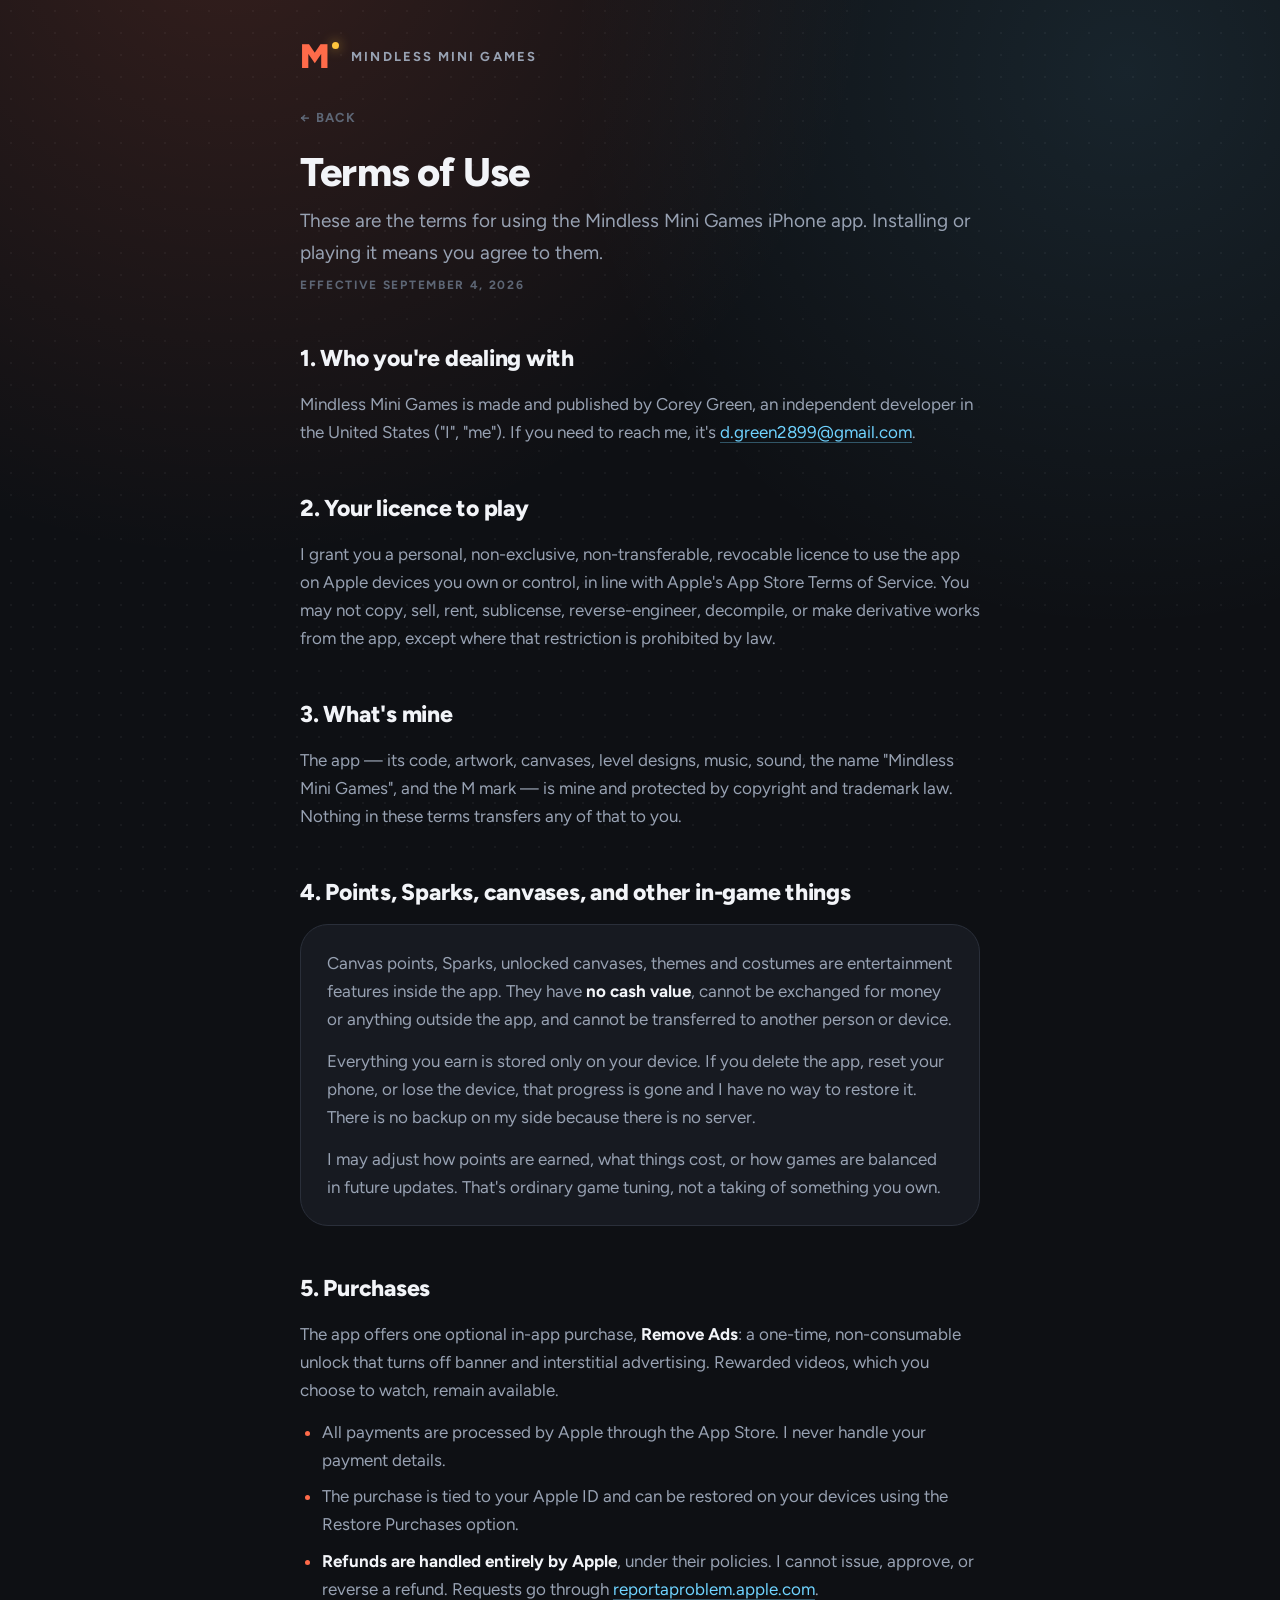
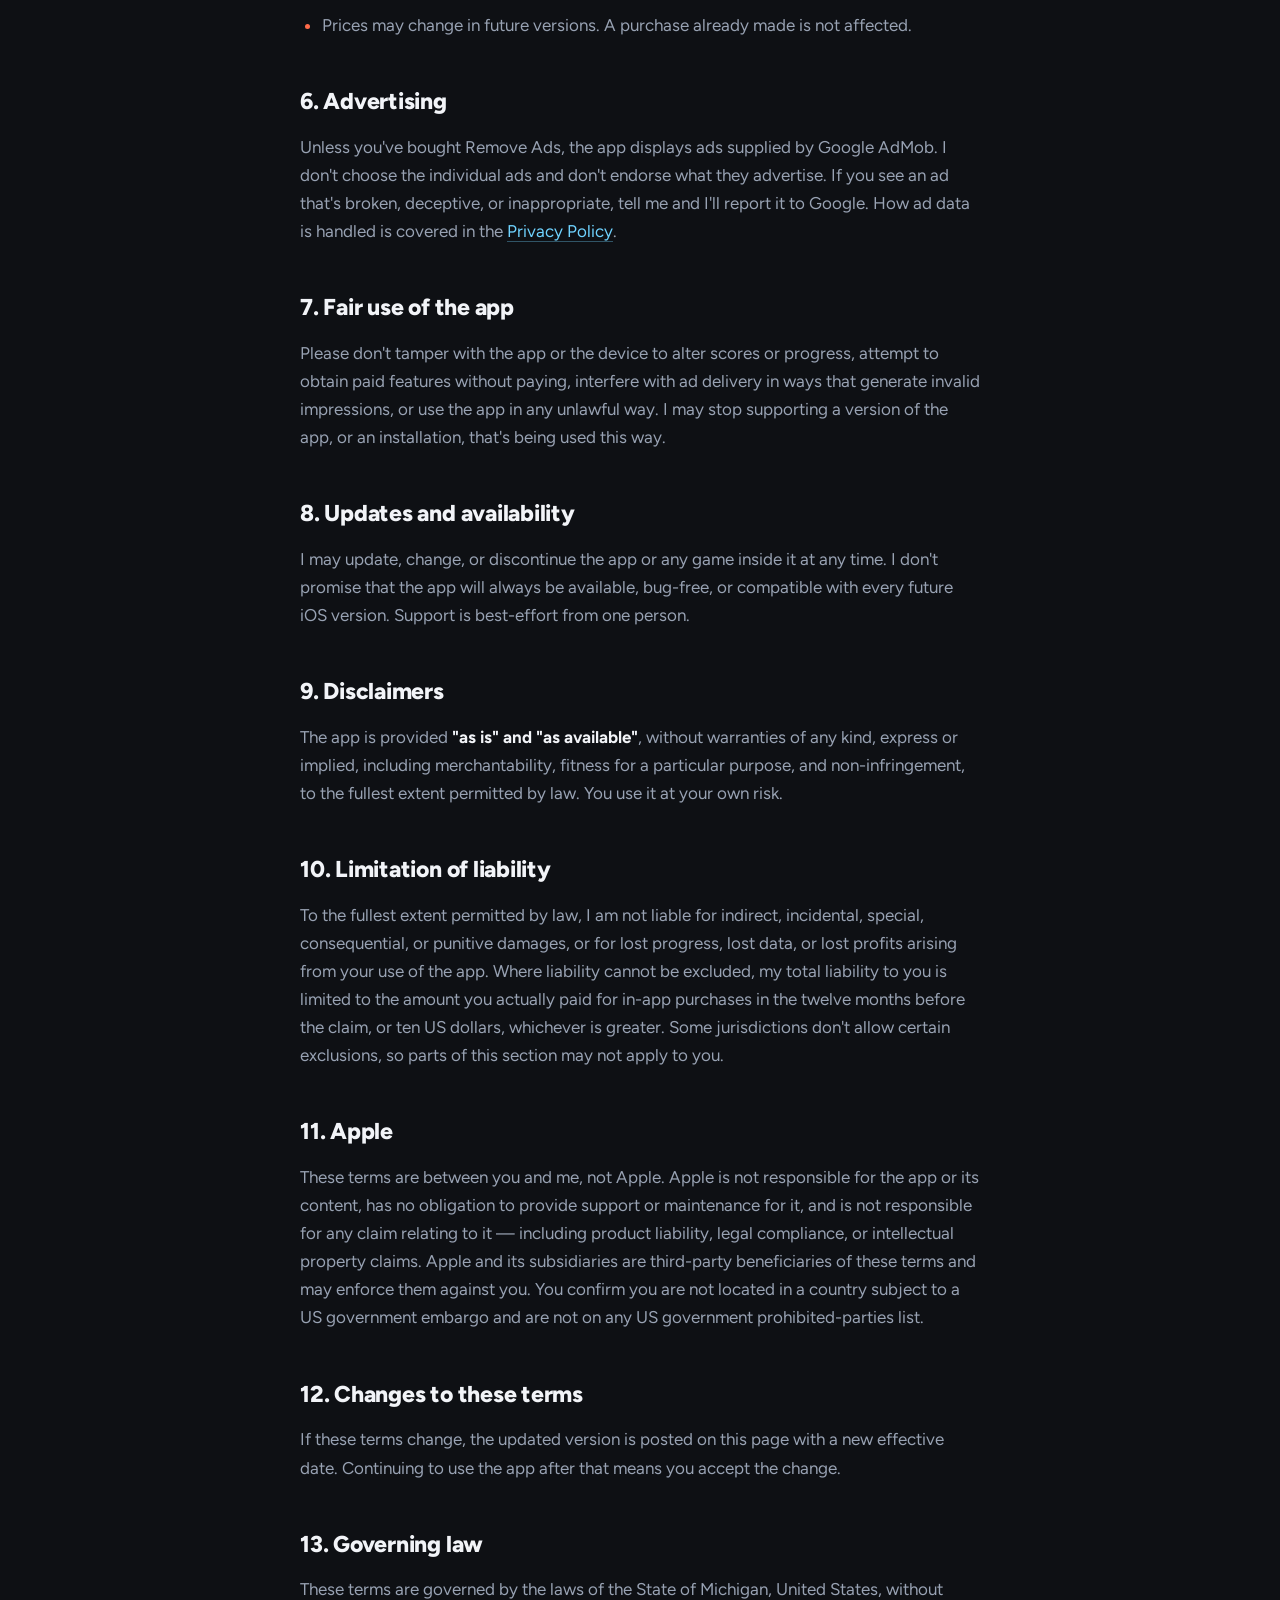
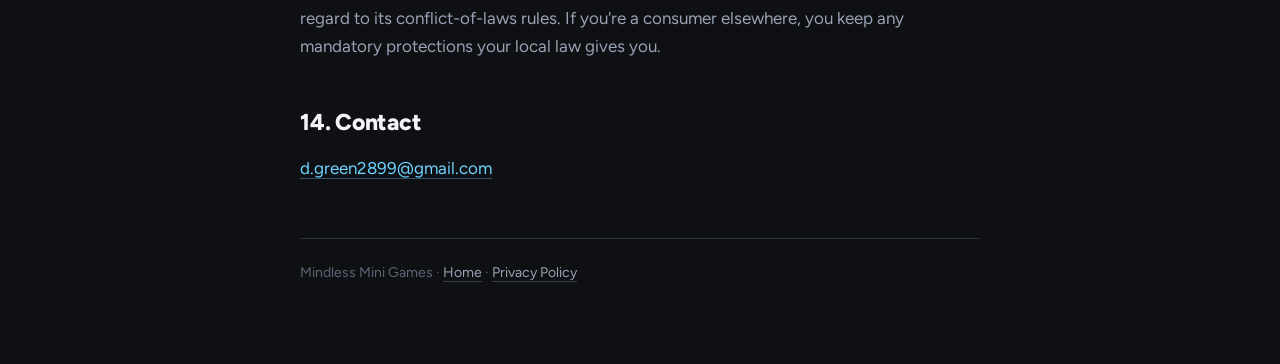
<file: terms_1.html>
<!doctype html>
<html lang="en">
<head>
<meta charset="utf-8">
<meta name="viewport" content="width=device-width, initial-scale=1">
<title>Terms of Use — Mindless Mini Games</title>
<meta name="description" content="Terms of Use for the Mindless Mini Games iOS app.">
<link rel="preconnect" href="https://fonts.googleapis.com">
<link rel="preconnect" href="https://fonts.gstatic.com" crossorigin>
<link href="https://fonts.googleapis.com/css2?family=Figtree:wght@400;600;700;800;900&display=swap" rel="stylesheet">
<link rel="stylesheet" href="style.css">
</head>
<body>
<div class="wrap">

  <header class="mast">
    <span class="mark">M</span>
    <span class="name">Mindless Mini Games</span>
  </header>

  <a class="backlink" href="index.html">← Back</a>

  <h1>Terms of Use</h1>
  <p class="lede">These are the terms for using the Mindless Mini Games iPhone app. Installing or playing it means you agree to them.</p>
  <p class="stamp">Effective September 4, 2026</p>

  <h2>1. Who you're dealing with</h2>
  <p>Mindless Mini Games is made and published by Corey Green, an independent developer in the United States ("I", "me"). If you need to reach me, it's <a href="mailto:d.green2899@gmail.com">d.green2899@gmail.com</a>.</p>

  <h2>2. Your licence to play</h2>
  <p>I grant you a personal, non-exclusive, non-transferable, revocable licence to use the app on Apple devices you own or control, in line with Apple's App Store Terms of Service. You may not copy, sell, rent, sublicense, reverse-engineer, decompile, or make derivative works from the app, except where that restriction is prohibited by law.</p>

  <h2>3. What's mine</h2>
  <p>The app — its code, artwork, canvases, level designs, music, sound, the name "Mindless Mini Games", and the M mark — is mine and protected by copyright and trademark law. Nothing in these terms transfers any of that to you.</p>

  <h2>4. Points, Sparks, canvases, and other in-game things</h2>
  <div class="card">
    <p>Canvas points, Sparks, unlocked canvases, themes and costumes are entertainment features inside the app. They have <strong>no cash value</strong>, cannot be exchanged for money or anything outside the app, and cannot be transferred to another person or device.</p>
    <p>Everything you earn is stored only on your device. If you delete the app, reset your phone, or lose the device, that progress is gone and I have no way to restore it. There is no backup on my side because there is no server.</p>
    <p>I may adjust how points are earned, what things cost, or how games are balanced in future updates. That's ordinary game tuning, not a taking of something you own.</p>
  </div>

  <h2>5. Purchases</h2>
  <p>The app offers one optional in-app purchase, <strong>Remove Ads</strong>: a one-time, non-consumable unlock that turns off banner and interstitial advertising. Rewarded videos, which you choose to watch, remain available.</p>
  <ul>
    <li>All payments are processed by Apple through the App Store. I never handle your payment details.</li>
    <li>The purchase is tied to your Apple ID and can be restored on your devices using the Restore Purchases option.</li>
    <li><strong>Refunds are handled entirely by Apple</strong>, under their policies. I cannot issue, approve, or reverse a refund. Requests go through <a href="https://reportaproblem.apple.com" target="_blank" rel="noopener">reportaproblem.apple.com</a>.</li>
    <li>Prices may change in future versions. A purchase already made is not affected.</li>
  </ul>

  <h2>6. Advertising</h2>
  <p>Unless you've bought Remove Ads, the app displays ads supplied by Google AdMob. I don't choose the individual ads and don't endorse what they advertise. If you see an ad that's broken, deceptive, or inappropriate, tell me and I'll report it to Google. How ad data is handled is covered in the <a href="privacy.html">Privacy Policy</a>.</p>

  <h2>7. Fair use of the app</h2>
  <p>Please don't tamper with the app or the device to alter scores or progress, attempt to obtain paid features without paying, interfere with ad delivery in ways that generate invalid impressions, or use the app in any unlawful way. I may stop supporting a version of the app, or an installation, that's being used this way.</p>

  <h2>8. Updates and availability</h2>
  <p>I may update, change, or discontinue the app or any game inside it at any time. I don't promise that the app will always be available, bug-free, or compatible with every future iOS version. Support is best-effort from one person.</p>

  <h2>9. Disclaimers</h2>
  <p>The app is provided <strong>"as is" and "as available"</strong>, without warranties of any kind, express or implied, including merchantability, fitness for a particular purpose, and non-infringement, to the fullest extent permitted by law. You use it at your own risk.</p>

  <h2>10. Limitation of liability</h2>
  <p>To the fullest extent permitted by law, I am not liable for indirect, incidental, special, consequential, or punitive damages, or for lost progress, lost data, or lost profits arising from your use of the app. Where liability cannot be excluded, my total liability to you is limited to the amount you actually paid for in-app purchases in the twelve months before the claim, or ten US dollars, whichever is greater. Some jurisdictions don't allow certain exclusions, so parts of this section may not apply to you.</p>

  <h2>11. Apple</h2>
  <p>These terms are between you and me, not Apple. Apple is not responsible for the app or its content, has no obligation to provide support or maintenance for it, and is not responsible for any claim relating to it — including product liability, legal compliance, or intellectual property claims. Apple and its subsidiaries are third-party beneficiaries of these terms and may enforce them against you. You confirm you are not located in a country subject to a US government embargo and are not on any US government prohibited-parties list.</p>

  <h2>12. Changes to these terms</h2>
  <p>If these terms change, the updated version is posted on this page with a new effective date. Continuing to use the app after that means you accept the change.</p>

  <h2>13. Governing law</h2>
  <p>These terms are governed by the laws of the State of Michigan, United States, without regard to its conflict-of-laws rules. If you're a consumer elsewhere, you keep any mandatory protections your local law gives you.</p>

  <h2>14. Contact</h2>
  <p><a href="mailto:d.green2899@gmail.com">d.green2899@gmail.com</a></p>

  <footer>
    Mindless Mini Games · <a href="index.html">Home</a> · <a href="privacy.html">Privacy Policy</a>
  </footer>

</div>
</body>
</html>
</file>
<file: style.css>
/* Mindless Mini Games — legal site
   Colours lifted straight from the app's Chrome palette (DesignSystem.swift). */

:root {
  --ground:       #0E1014;
  --surface:      #171A21;
  --raised:       #1F232C;
  --stroke:       #2A2F3A;
  --text:         #F2F4F8;
  --text-2:       #98A2B3;
  --text-3:       #5D6675;
  --accent:       #FF6B4A;
  --tiles:        #6FD3FF;
  --sparks:       #FFC53D;
  --success:      #4ADE80;
  --r-chip:  8px;
  --r-row:  14px;
  --r-tile: 20px;
  --r-sheet:28px;
}

* { box-sizing: border-box; }

html { -webkit-text-size-adjust: 100%; }

body {
  margin: 0;
  background-color: var(--ground);
  /* the halftone dot field, same idea as the app's menu backdrop */
  background-image:
    radial-gradient(circle at 18% -10%, rgba(255,107,74,0.16), transparent 45%),
    radial-gradient(circle at 88% 8%,  rgba(111,211,255,0.10), transparent 40%),
    radial-gradient(rgba(255,255,255,0.045) 1px, transparent 1px);
  background-size: auto, auto, 22px 22px;
  background-attachment: fixed;
  color: var(--text);
  font-family: 'Figtree', -apple-system, BlinkMacSystemFont, 'Segoe UI', system-ui, sans-serif;
  font-size: 17px;
  line-height: 1.65;
  -webkit-font-smoothing: antialiased;
}

.wrap {
  max-width: 720px;
  margin: 0 auto;
  padding: 40px 20px 80px;
}

/* ---- masthead ---- */

.mast {
  display: flex;
  align-items: center;
  gap: 12px;
  padding-bottom: 28px;
}

.mark {
  font-size: 34px;
  font-weight: 900;
  letter-spacing: -0.02em;
  line-height: 1;
  color: var(--accent);
  position: relative;
  padding-right: 10px;
}

.mark::after {                 /* the little spark at the M's shoulder */
  content: "";
  position: absolute;
  top: 2px; right: 0;
  width: 7px; height: 7px;
  border-radius: 50%;
  background: var(--sparks);
  box-shadow: 0 0 12px rgba(255,197,61,0.7);
}

.mast .name {
  font-size: 13px;
  font-weight: 700;
  letter-spacing: 0.16em;
  text-transform: uppercase;
  color: var(--text-2);
}

/* ---- type ---- */

h1 {
  font-size: 40px;
  line-height: 1.12;
  font-weight: 800;
  letter-spacing: -0.02em;
  margin: 0 0 10px;
}

.lede {
  font-size: 19px;
  color: var(--text-2);
  margin: 0 0 8px;
}

.stamp {
  font-size: 12px;
  font-weight: 700;
  letter-spacing: 0.14em;
  text-transform: uppercase;
  color: var(--text-3);
  margin: 0 0 34px;
}

h2 {
  font-size: 23px;
  font-weight: 800;
  letter-spacing: -0.01em;
  margin: 40px 0 12px;
  padding-top: 4px;
}

h3 {
  font-size: 17px;
  font-weight: 700;
  margin: 26px 0 8px;
  color: var(--tiles);
}

p, li { color: var(--text-2); }
p { margin: 0 0 14px; }
strong { color: var(--text); font-weight: 700; }

ul { padding-left: 22px; margin: 0 0 16px; }
li { margin-bottom: 8px; }
li::marker { color: var(--accent); }

a { color: var(--tiles); text-decoration: none; border-bottom: 1px solid rgba(111,211,255,0.35); }
a:hover { border-bottom-color: var(--tiles); }

hr {
  border: 0;
  border-top: 1px solid var(--stroke);
  margin: 44px 0;
}

/* ---- cards ---- */

.card {
  background: var(--surface);
  border: 1px solid var(--stroke);
  border-radius: var(--r-sheet);
  padding: 24px 26px;
  margin: 0 0 18px;
}

.card h3 { margin-top: 0; }
.card p:last-child, .card ul:last-child { margin-bottom: 0; }

.note {
  border-left: 3px solid var(--sparks);
  background: rgba(255,197,61,0.07);
  border-radius: var(--r-row);
  padding: 16px 20px;
  margin: 0 0 22px;
  font-size: 15.5px;
}
.note strong { color: var(--sparks); }

/* ---- the "what we collect" quick table ---- */

.facts { margin: 6px 0 20px; }

.fact {
  display: flex;
  gap: 14px;
  align-items: flex-start;
  padding: 14px 0;
  border-bottom: 1px solid var(--stroke);
}
.fact:last-child { border-bottom: 0; }

.dot {
  flex: 0 0 auto;
  width: 10px; height: 10px;
  border-radius: 3px;
  margin-top: 8px;
}
.dot.no  { background: var(--success); }
.dot.yes { background: var(--accent); }

.fact .k { color: var(--text); font-weight: 700; display: block; }
.fact .v { color: var(--text-2); font-size: 15.5px; }

/* ---- nav tiles on the index ---- */

.tiles { display: grid; gap: 14px; grid-template-columns: 1fr 1fr; margin: 26px 0 0; }
@media (max-width: 560px) { .tiles { grid-template-columns: 1fr; } }

.tile {
  display: block;
  background: var(--surface);
  border: 1px solid var(--stroke);
  border-radius: var(--r-tile);
  padding: 22px 24px;
  border-bottom: 1px solid var(--stroke);
  transition: transform .18s ease, border-color .18s ease, background .18s ease;
}
.tile:hover { transform: translateY(-2px); border-color: var(--accent); background: var(--raised); }
.tile .t { font-size: 20px; font-weight: 800; color: var(--text); display: block; margin-bottom: 4px; }
.tile .d { font-size: 15px; color: var(--text-3); }

/* ---- footer ---- */

footer {
  margin-top: 56px;
  padding-top: 22px;
  border-top: 1px solid var(--stroke);
  font-size: 14px;
  color: var(--text-3);
}
footer a { color: var(--text-2); border-bottom-color: rgba(152,162,179,0.3); }

.backlink {
  display: inline-block;
  font-size: 13px;
  font-weight: 700;
  letter-spacing: 0.1em;
  text-transform: uppercase;
  color: var(--text-3);
  border: 0;
  margin-bottom: 22px;
}
.backlink:hover { color: var(--accent); border: 0; }
</file>
